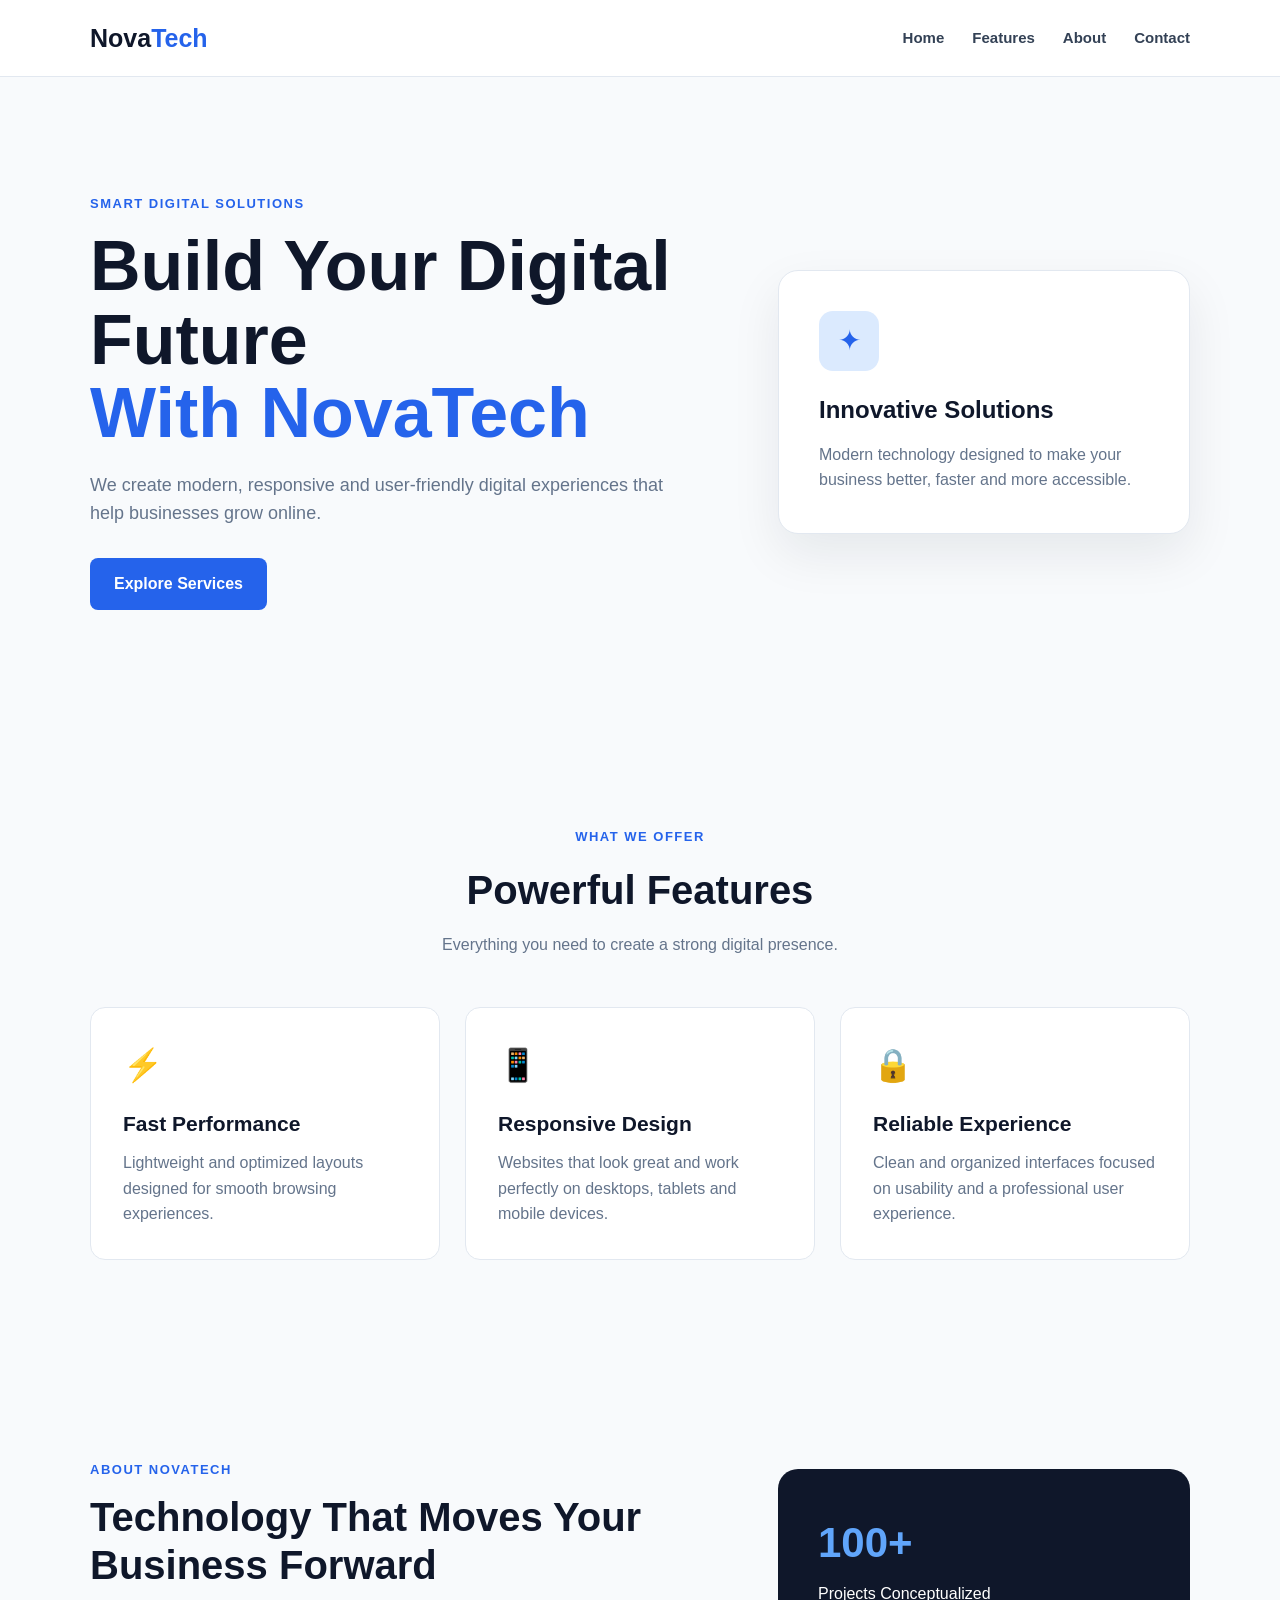
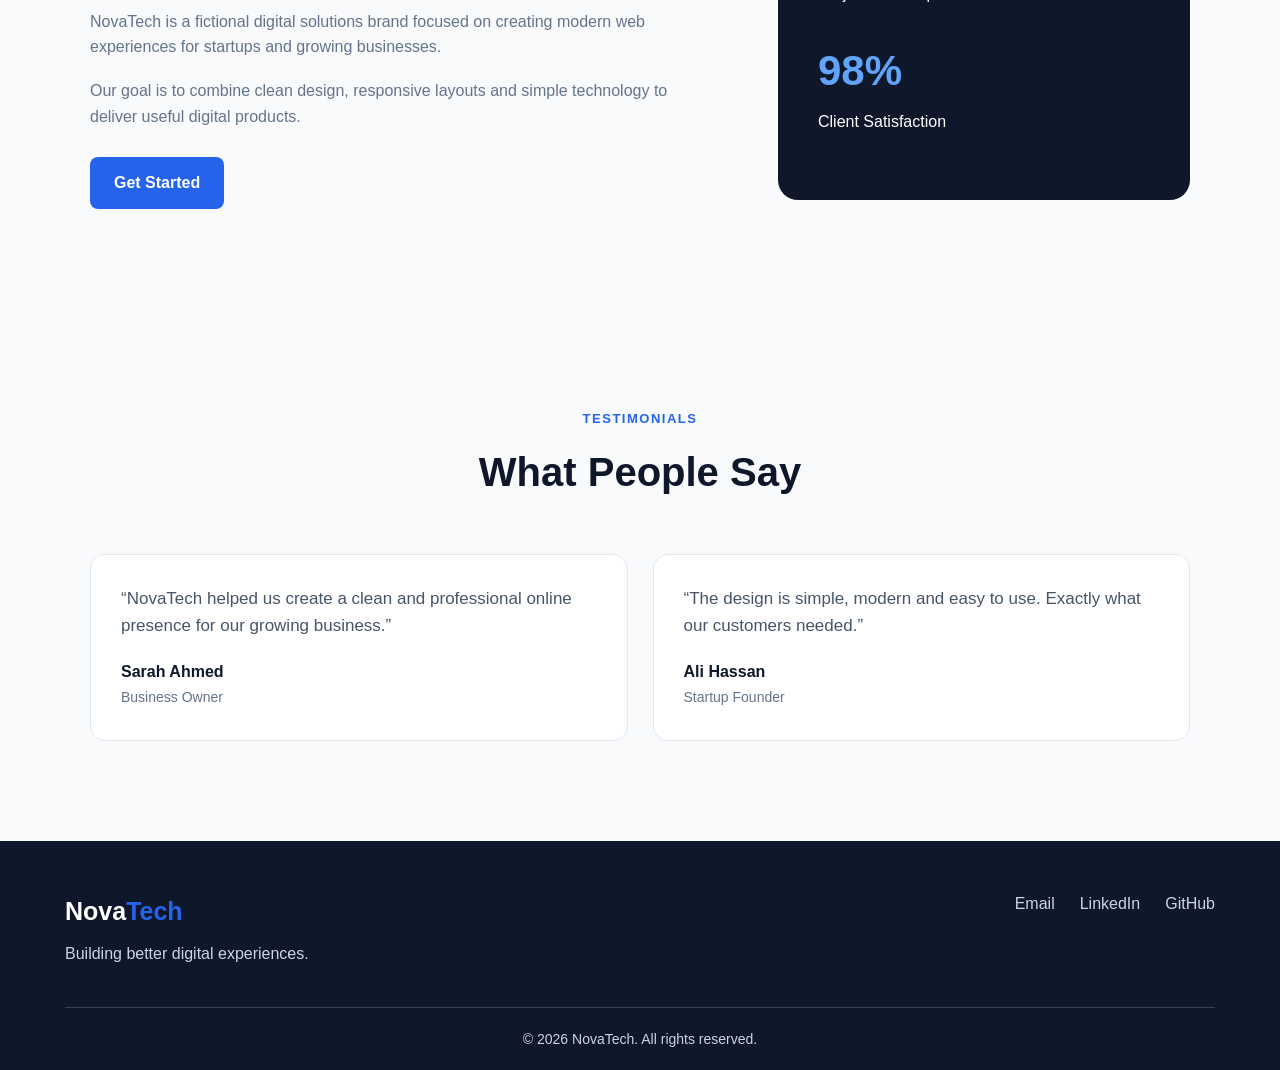
<file: WebDev-L1-LandingPage/index.html>
<!DOCTYPE html>
<html lang="en">
<head>
    <meta charset="UTF-8">
    <meta name="viewport" content="width=device-width, initial-scale=1.0">

    <title>NovaTech | Digital Solutions</title>

    <link rel="stylesheet" href="style.css">
</head>

<body>

    <!-- Navigation -->
    <header class="header">
        <nav class="navbar">

            <a href="#home" class="logo">Nova<span>Tech</span></a>

            <div class="nav-links">
                <a href="#home">Home</a>
                <a href="#features">Features</a>
                <a href="#about">About</a>
                <a href="#contact">Contact</a>
            </div>

        </nav>
    </header>


    <!-- Hero Section -->
    <main>

        <section id="home" class="hero">

            <div class="hero-content">

                <p class="hero-tag">SMART DIGITAL SOLUTIONS</p>

                <h1>
                    Build Your Digital Future
                    <span>With NovaTech</span>
                </h1>

                <p class="hero-text">
                    We create modern, responsive and user-friendly digital
                    experiences that help businesses grow online.
                </p>

                <a href="#features" class="btn">Explore Services</a>

            </div>

            <div class="hero-card">
                <div class="card-icon">✦</div>
                <h3>Innovative Solutions</h3>
                <p>
                    Modern technology designed to make your business better,
                    faster and more accessible.
                </p>
            </div>

        </section>


        <!-- Features Section -->
        <section id="features" class="section">

            <div class="section-heading">
                <p class="section-tag">WHAT WE OFFER</p>
                <h2>Powerful Features</h2>
                <p>
                    Everything you need to create a strong digital presence.
                </p>
            </div>

            <div class="features-grid">

                <article class="feature-card">
                    <div class="feature-icon">⚡</div>
                    <h3>Fast Performance</h3>
                    <p>
                        Lightweight and optimized layouts designed for
                        smooth browsing experiences.
                    </p>
                </article>

                <article class="feature-card">
                    <div class="feature-icon">📱</div>
                    <h3>Responsive Design</h3>
                    <p>
                        Websites that look great and work perfectly on
                        desktops, tablets and mobile devices.
                    </p>
                </article>

                <article class="feature-card">
                    <div class="feature-icon">🔒</div>
                    <h3>Reliable Experience</h3>
                    <p>
                        Clean and organized interfaces focused on usability
                        and a professional user experience.
                    </p>
                </article>

            </div>

        </section>


        <!-- About Section -->
        <section id="about" class="about section">

            <div class="about-content">

                <p class="section-tag">ABOUT NOVATECH</p>

                <h2>Technology That Moves Your Business Forward</h2>

                <p>
                    NovaTech is a fictional digital solutions brand focused
                    on creating modern web experiences for startups and
                    growing businesses.
                </p>

                <p>
                    Our goal is to combine clean design, responsive layouts
                    and simple technology to deliver useful digital products.
                </p>

                <a href="#contact" class="btn">Get Started</a>

            </div>

            <div class="about-box">
                <strong>100+</strong>
                <span>Projects Conceptualized</span>

                <strong>98%</strong>
                <span>Client Satisfaction</span>
            </div>

        </section>


        <!-- Testimonials -->
        <section class="section testimonials">

            <div class="section-heading">
                <p class="section-tag">TESTIMONIALS</p>
                <h2>What People Say</h2>
            </div>

            <div class="testimonial-grid">

                <article class="testimonial-card">
                    <p>
                        “NovaTech helped us create a clean and professional
                        online presence for our growing business.”
                    </p>

                    <h4>Sarah Ahmed</h4>
                    <span>Business Owner</span>
                </article>

                <article class="testimonial-card">
                    <p>
                        “The design is simple, modern and easy to use.
                        Exactly what our customers needed.”
                    </p>

                    <h4>Ali Hassan</h4>
                    <span>Startup Founder</span>
                </article>

            </div>

        </section>

    </main>


    <!-- Footer -->
    <footer id="contact" class="footer">

        <div class="footer-content">

            <div>
                <a href="#home" class="logo">Nova<span>Tech</span></a>

                <p>
                    Building better digital experiences.
                </p>
            </div>

            <div class="footer-links">
               <a href="https://mail.google.com/mail/?view=cm&fs=1&to=qadeeraligill2@gmail.com" target="_blank">
    Email
</a>
                <a href="https://www.linkedin.com/in/qadeer-ali-9b6b5a421">LinkedIn</a>
                <a href="#">GitHub</a>
            </div>

        </div>

        <div class="copyright">
            <p>© 2026 NovaTech. All rights reserved.</p>
        </div>

    </footer>
</body>
</html>
</file>
<file: WebDev-L1-LandingPage/style.css>
/* ==============================
   General Reset
============================== */

* {
    margin: 0;
    padding: 0;
    box-sizing: border-box;
}

html {
    scroll-behavior: smooth;
}

body {
    font-family: Arial, Helvetica, sans-serif;
    color: #334155;
    background: #f8fafc;
    line-height: 1.6;
}

a {
    text-decoration: none;
    color: inherit;
}

section {
    scroll-margin-top: 80px;
}


/* ==============================
   Navigation
============================== */

.header {
    position: sticky;
    top: 0;
    z-index: 1000;
    background: #ffffff;
    border-bottom: 1px solid #e2e8f0;
}

.navbar {
    max-width: 1150px;
    margin: auto;
    padding: 18px 25px;

    display: flex;
    align-items: center;
    justify-content: space-between;
}

.logo {
    font-size: 25px;
    font-weight: 800;
    color: #0f172a;
}

.logo span {
    color: #2563eb;
}

.nav-links {
    display: flex;
    gap: 28px;
}

.nav-links a {
    font-size: 15px;
    font-weight: 600;
    color: #334155;
    transition: 0.3s;
}

.nav-links a:hover {
    color: #2563eb;
}


/* ==============================
   Hero
============================== */

.hero {
    max-width: 1150px;
    min-height: 650px;
    margin: auto;
    padding: 80px 25px;

    display: grid;
    grid-template-columns: 1.5fr 1fr;
    align-items: center;
    gap: 70px;
}

.hero-tag,
.section-tag {
    color: #2563eb;
    font-size: 13px;
    font-weight: 800;
    letter-spacing: 1.5px;
}

.hero h1 {
    margin: 15px 0 20px;

    font-size: clamp(42px, 6vw, 70px);
    line-height: 1.05;
    color: #0f172a;
}

.hero h1 span {
    display: block;
    color: #2563eb;
}

.hero-text {
    max-width: 600px;
    margin-bottom: 30px;
    font-size: 18px;
    color: #64748b;
}

.btn {
    display: inline-block;
    padding: 13px 24px;

    background: #2563eb;
    color: #ffffff;

    border-radius: 8px;
    font-weight: 700;

    transition: 0.3s;
}

.btn:hover {
    background: #1d4ed8;
    transform: translateY(-2px);
}

.hero-card {
    padding: 40px;
    background: #ffffff;

    border: 1px solid #e2e8f0;
    border-radius: 20px;

    box-shadow: 0 20px 50px rgba(15, 23, 42, 0.08);
}

.card-icon {
    width: 60px;
    height: 60px;

    display: flex;
    align-items: center;
    justify-content: center;

    margin-bottom: 20px;

    background: #dbeafe;
    color: #2563eb;

    border-radius: 14px;
    font-size: 28px;
}

.hero-card h3 {
    margin-bottom: 12px;
    color: #0f172a;
    font-size: 24px;
}

.hero-card p {
    color: #64748b;
}


/* ==============================
   Sections
============================== */

.section {
    max-width: 1150px;
    margin: auto;
    padding: 100px 25px;
}

.section-heading {
    max-width: 650px;
    margin: 0 auto 50px;
    text-align: center;
}

.section-heading h2 {
    margin: 10px 0;
    font-size: 40px;
    color: #0f172a;
}

.section-heading > p:last-child {
    color: #64748b;
}


/* ==============================
   Features
============================== */

.features-grid {
    display: grid;
    grid-template-columns: repeat(3, 1fr);
    gap: 25px;
}

.feature-card {
    padding: 32px;
    background: #ffffff;

    border: 1px solid #e2e8f0;
    border-radius: 15px;

    transition: 0.3s;
}

.feature-card:hover {
    transform: translateY(-6px);
    box-shadow: 0 15px 35px rgba(15, 23, 42, 0.08);
}

.feature-icon {
    font-size: 32px;
    margin-bottom: 15px;
}

.feature-card h3 {
    margin-bottom: 10px;
    color: #0f172a;
    font-size: 21px;
}

.feature-card p {
    color: #64748b;
}


/* ==============================
   About
============================== */

.about {
    display: grid;
    grid-template-columns: 1.5fr 1fr;
    gap: 70px;
    align-items: center;
}

.about h2 {
    margin: 12px 0 20px;
    font-size: 40px;
    line-height: 1.2;
    color: #0f172a;
}

.about-content p:not(.section-tag) {
    margin-bottom: 18px;
    color: #64748b;
}

.about-content .btn {
    margin-top: 10px;
}

.about-box {
    padding: 40px;

    background: #0f172a;
    color: #ffffff;

    border-radius: 20px;

    display: flex;
    flex-direction: column;
    gap: 5px;
}

.about-box strong {
    font-size: 42px;
    color: #60a5fa;
}

.about-box span {
    margin-bottom: 25px;
}


/* ==============================
   Testimonials
============================== */

.testimonial-grid {
    display: grid;
    grid-template-columns: repeat(2, 1fr);
    gap: 25px;
}

.testimonial-card {
    padding: 30px;

    background: #ffffff;

    border: 1px solid #e2e8f0;
    border-radius: 15px;
}

.testimonial-card p {
    margin-bottom: 20px;
    font-size: 17px;
    color: #475569;
}

.testimonial-card h4 {
    color: #0f172a;
}

.testimonial-card span {
    font-size: 14px;
    color: #64748b;
}


/* ==============================
   Footer
============================== */

.footer {
    background: #0f172a;
    color: #cbd5e1;
    padding: 50px 25px 20px;
}

.footer-content {
    max-width: 1150px;
    margin: auto;

    display: flex;
    justify-content: space-between;
    gap: 30px;
}

.footer .logo {
    color: #ffffff;
}

.footer-content p {
    margin-top: 10px;
}

.footer-links {
    display: flex;
    gap: 25px;
}

.footer-links a:hover {
    color: #60a5fa;
}

.copyright {
    max-width: 1150px;
    margin: 40px auto 0;
    padding-top: 20px;

    border-top: 1px solid #334155;

    text-align: center;
    font-size: 14px;
}


/* ==============================
   Responsive Design
============================== */

@media (max-width: 800px) {

    .navbar {
        flex-direction: column;
        gap: 15px;
    }

    .nav-links {
        gap: 15px;
        flex-wrap: wrap;
        justify-content: center;
    }

    .hero {
        grid-template-columns: 1fr;
        padding-top: 60px;
        text-align: center;
    }

    .hero-text {
        margin-left: auto;
        margin-right: auto;
    }

    .card-icon {
        margin-left: auto;
        margin-right: auto;
    }

    .features-grid {
        grid-template-columns: 1fr;
    }

    .about {
        grid-template-columns: 1fr;
    }

    .testimonial-grid {
        grid-template-columns: 1fr;
    }

    .footer-content {
        flex-direction: column;
        text-align: center;
        align-items: center;
    }
}


@media (max-width: 500px) {

    .hero h1 {
        font-size: 42px;
    }

    .section-heading h2,
    .about h2 {
        font-size: 32px;
    }

    .hero-card,
    .feature-card,
    .testimonial-card {
        padding: 25px;
    }
}
</file>
